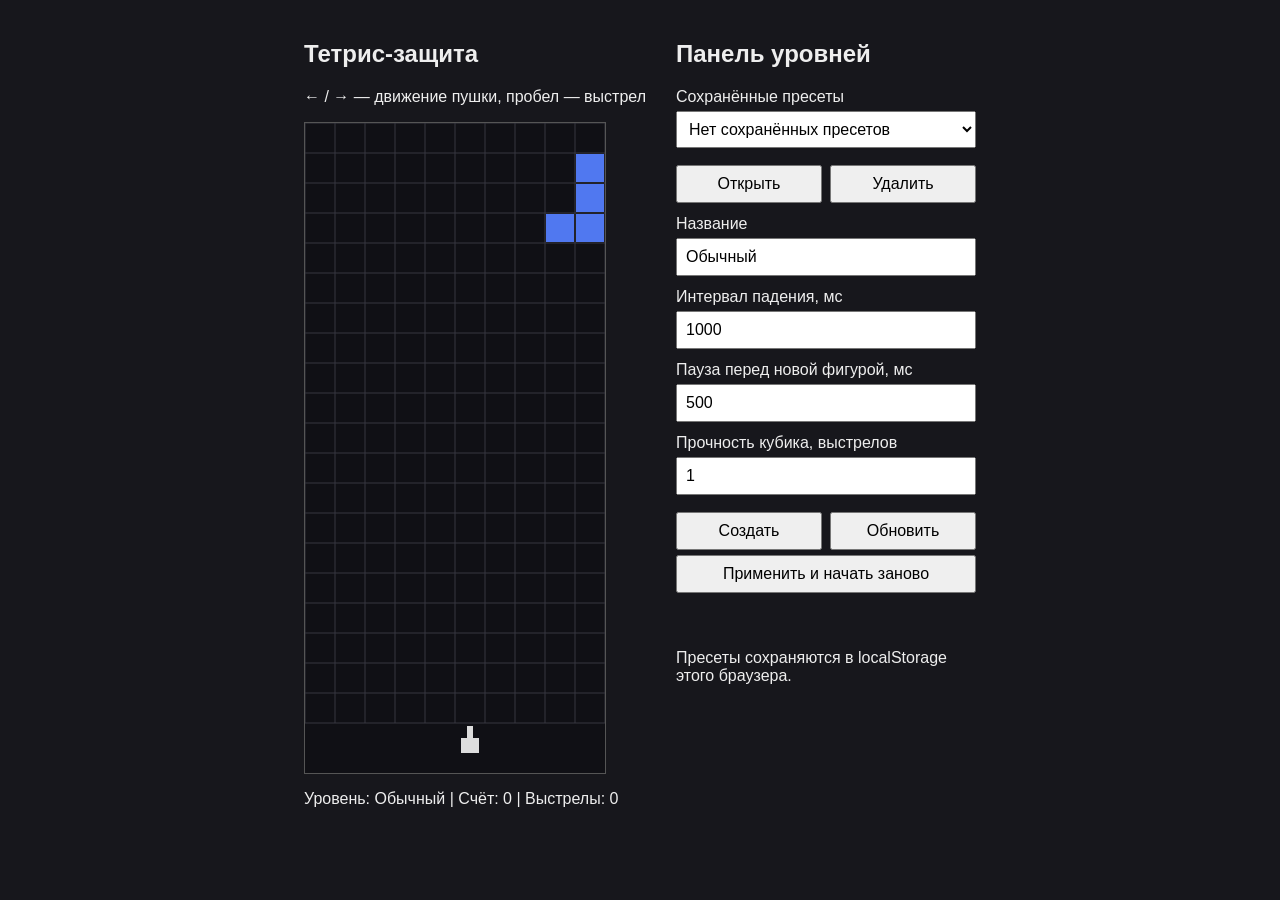
<file: js_crud_block_defense/index.html>
<!DOCTYPE html>
<html lang="ru">
<head>
    <meta charset="UTF-8">
    <meta name="viewport" content="width=device-width, initial-scale=1.0">
    <title>Тетрис-защита</title>
    <link rel="stylesheet" href="style.css">
</head>
<body>
    <div class="layout">
        <section>
            <h1>Тетрис-защита</h1>
            <p>← / → — движение пушки, пробел — выстрел</p>
            <canvas
                id="game"
                width="300"
                height="650"
                aria-label="Игровое поле"
            ></canvas>
            <p id="status"></p>
        </section>
        <section class="panel">
            <h2>Панель уровней</h2>
            <label for="preset-list">Сохранённые пресеты</label>
            <select id="preset-list"></select>
            <div class="buttons">
                <button id="load-btn" type="button">Открыть</button>
                <button id="delete-btn" type="button">Удалить</button>
            </div>
            <form id="preset-form">
                <label for="name">Название</label>
                <input id="name" maxlength="50" required>
                <label for="drop">
                    Интервал падения, мс
                </label>
                <input
                    id="drop"
                    type="number"
                    min="100"
                    max="10000"
                    step="1"
                    required
                >
                <label for="spawn">
                    Пауза перед новой фигурой, мс
                </label>
                <input
                    id="spawn"
                    type="number"
                    min="0"
                    max="10000"
                    step="1"
                    required
                >
                <label for="durability">
                    Прочность кубика, выстрелов
                </label>
                <input
                    id="durability"
                    type="number"
                    min="1"
                    max="20"
                    step="1"
                    required
                >
                <div class="buttons">
                    <button type="submit">Создать</button>
                    <button id="update-btn" type="button">Обновить</button>
                </div>
            </form>
            <button id="apply-btn" type="button">
                Применить и начать заново
            </button>
            <p id="panel-message" class="message" aria-live="polite"></p>
            <p>
                Пресеты сохраняются в localStorage этого браузера.
            </p>
        </section>
    </div>
    <script type="module" src="./game.js"></script>
</body>
</html>
</file>
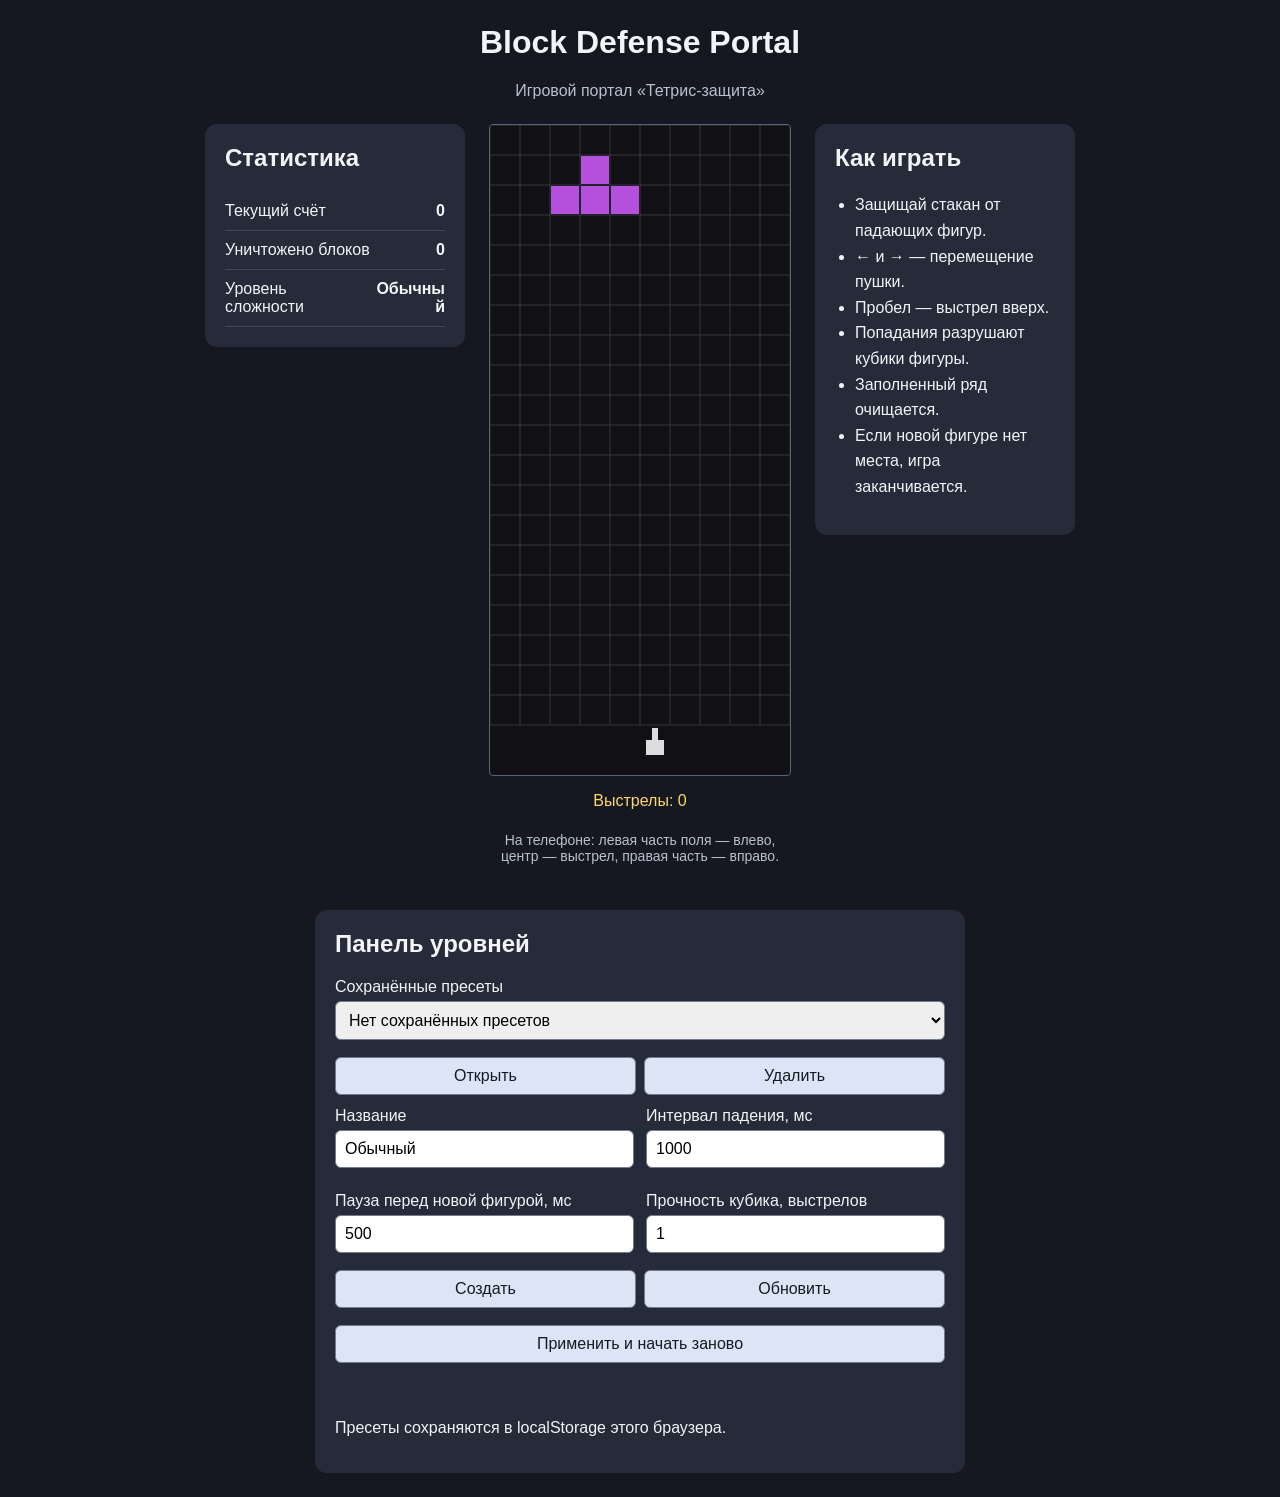
<file: js_site_block_defense/index.html>
<!DOCTYPE html>
<html lang="ru">
<head>
    <meta charset="UTF-8">
    <meta name="viewport" content="width=device-width, initial-scale=1.0">
    <title>Block Defense Portal</title>
    <link rel="stylesheet" href="style.css">
</head>
<body>
    <header class="page-header">
        <h1>Block Defense Portal</h1>
        <p>Игровой портал «Тетрис-защита»</p>
    </header>
    <main>
        <div class="game-layout">
            <aside class="side-panel stats-panel">
                <h2>Статистика</h2>
                <div class="stat-row">
                    <span>Текущий счёт</span>
                    <strong id="score-value">0</strong>
                </div>
                <div class="stat-row">
                    <span>Уничтожено блоков</span>
                    <strong id="destroyed-value">0</strong>
                </div>
                <div class="stat-row">
                    <span>Уровень сложности</span>
                    <strong id="difficulty-value">Обычный</strong>
                </div>
            </aside>
            <section class="game-panel" aria-label="Игра">
                <canvas
                    id="game"
                    width="300"
                    height="650"
                    aria-label="Игровое поле Тетрис-защита"
                ></canvas>
                <p id="status" aria-live="polite"></p>
                <p class="touch-hint">
                    На телефоне: левая часть поля — влево,
                    центр — выстрел, правая часть — вправо.
                </p>
            </section>
            <aside class="side-panel instructions-panel">
                <h2>Как играть</h2>
                <ul class="instruction-list">
                    <li>Защищай стакан от падающих фигур.</li>
                    <li>← и → — перемещение пушки.</li>
                    <li>Пробел — выстрел вверх.</li>
                    <li>Попадания разрушают кубики фигуры.</li>
                    <li>Заполненный ряд очищается.</li>
                    <li>Если новой фигуре нет места, игра заканчивается.</li>
                </ul>
            </aside>
        </div>
        <section class="admin-panel">
            <h2>Панель уровней</h2>
            <label for="preset-list">Сохранённые пресеты</label>
            <select id="preset-list"></select>
            <div class="controls">
                <button id="load-btn" type="button">Открыть</button>
                <button id="delete-btn" type="button">Удалить</button>
            </div>
            <form id="preset-form">
                <div class="form-grid">
                    <div class="form-field">
                        <label for="name">Название</label>
                        <input id="name" maxlength="50" required>
                    </div>
                    <div class="form-field">
                        <label for="drop">Интервал падения, мс</label>
                        <input
                            id="drop"
                            type="number"
                            min="100"
                            max="10000"
                            step="1"
                            required
                        >
                    </div>
                    <div class="form-field">
                        <label for="spawn">Пауза перед новой фигурой, мс</label>
                        <input
                            id="spawn"
                            type="number"
                            min="0"
                            max="10000"
                            step="1"
                            required
                        >
                    </div>
                    <div class="form-field">
                        <label for="durability">Прочность кубика, выстрелов</label>
                        <input
                            id="durability"
                            type="number"
                            min="1"
                            max="20"
                            step="1"
                            required
                        >
                    </div>
                </div>
                <div class="controls">
                    <button type="submit">Создать</button>
                    <button id="update-btn" type="button">Обновить</button>
                </div>
            </form>
            <div class="controls">
                <button id="apply-btn" type="button">
                    Применить и начать заново
                </button>
            </div>
            <p id="panel-message" class="message" aria-live="polite"></p>
            <p>Пресеты сохраняются в localStorage этого браузера.</p>
        </section>
    </main>
    <script type="module" src="./game.js"></script>
</body>
</html>
</file>
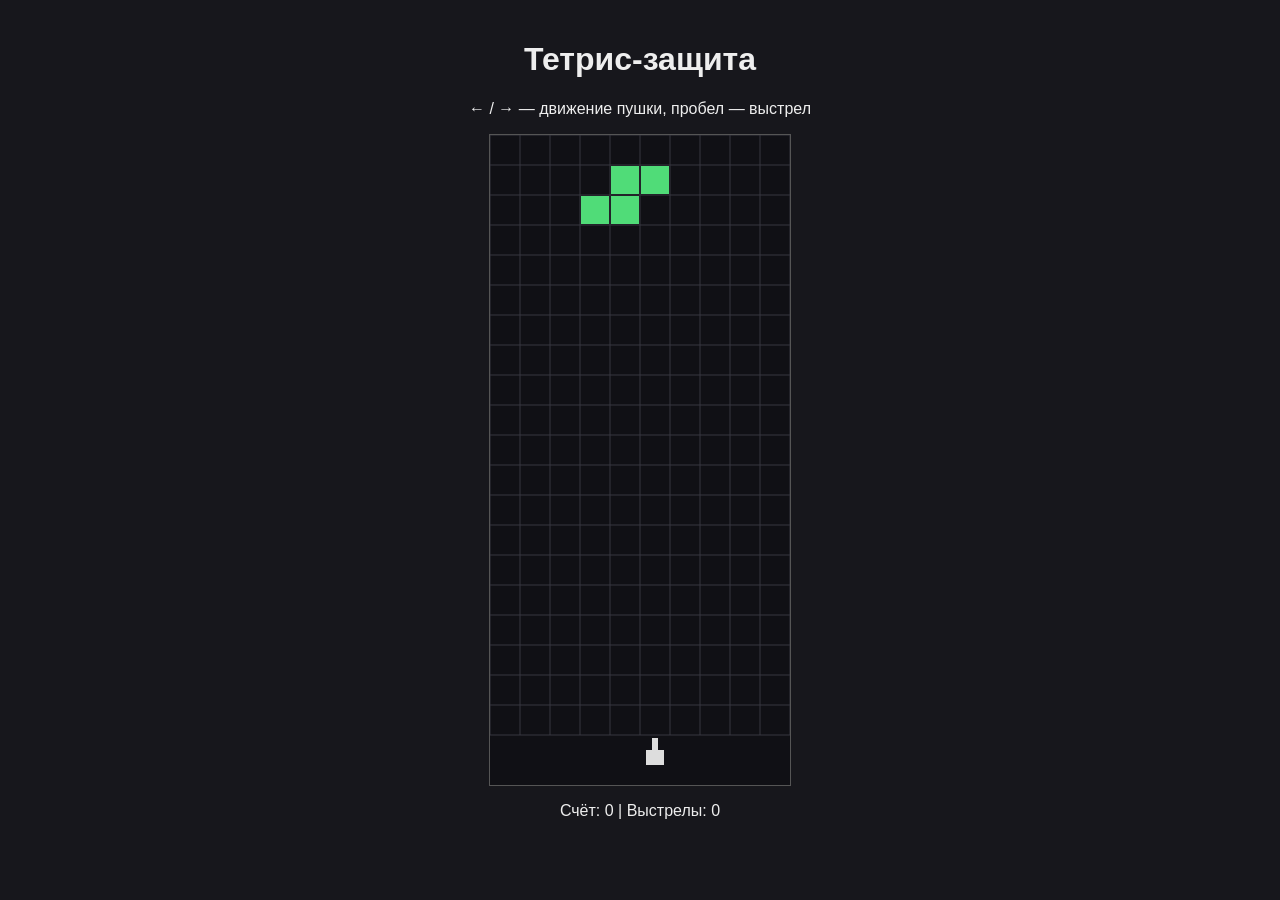
<file: js_widget_block_defense/index.html>
<!DOCTYPE html>
<html lang="ru">
<head>
    <meta charset="UTF-8">
    <meta name="viewport" content="width=device-width, initial-scale=1.0">
    <title>Тетрис-защита</title>
    <link rel="stylesheet" href="style.css">
</head>
<body>
    <h1>Тетрис-защита</h1>
    <p>← / → — движение пушки, пробел — выстрел</p>
    <canvas
        id="game"
        width="300"
        height="650"
        aria-label="Игровое поле Тетрис-защита"
    ></canvas>
    <p id="status">Игра началась</p>
    <script type="module" src="./game.js"></script>
</body>
</html>
</file>
<file: js_crud_block_defense/style.css>
body {
    margin: 0;
    padding: 20px;
    background: #17171c;
    color: #eee;
    font-family: Arial, sans-serif;
}
.layout {
    display: flex;
    flex-wrap: wrap;
    justify-content: center;
    align-items: flex-start;
    gap: 30px;
}
canvas {
    display: block;
    background: #101015;
    border: 1px solid #555;
}
.panel {
    width: 300px;
}
label {
    display: block;
    margin-top: 12px;
}
input, select, button {
    box-sizing: border-box;
    width: 100%;
    padding: 8px;
    margin-top: 5px;
    font: inherit;
}
button {
    cursor: pointer;
}
.buttons {
    display: grid;
    grid-template-columns: 1fr 1fr;
    gap: 8px;
    margin-top: 12px;
}
.message {
    min-height: 1.5em;
    color: #ffd66b;
}
</file>
<file: js_site_block_defense/style.css>
* {
    box-sizing: border-box;
}
body {
    margin: 0;
    padding: 24px 16px;
    background: #151821;
    color: #f2f4f8;
    font-family: Arial, sans-serif;
}
h1, h2 {
    margin-top: 0;
}
.page-header {
    text-align: center;
    margin-bottom: 24px;
}
.page-header p {
    color: #b8c0cf;
}
.game-layout {
    display: flex;
    justify-content: center;
    align-items: flex-start;
    gap: 24px;
    max-width: 1100px;
    margin: 0 auto;
}
.side-panel {
    flex: 1 1 220px;
    max-width: 260px;
    padding: 20px;
    background: #252b38;
    border-radius: 12px;
}
.game-panel {
    flex: 0 1 302px;
    min-width: 0;
    text-align: center;
}
canvas {
    display: block;
    width: 100%;
    height: auto;
    background: #101015;
    border: 1px solid #5b6474;
    border-radius: 4px;
    touch-action: none;
}
.stat-row {
    display: flex;
    justify-content: space-between;
    align-items: baseline;
    gap: 12px;
    padding: 10px 0;
    border-bottom: 1px solid #414959;
}
.stat-row strong {
    text-align: right;
    overflow-wrap: anywhere;
}
.instruction-list {
    padding-left: 20px;
    line-height: 1.6;
}
.touch-hint {
    color: #b8c0cf;
    font-size: 14px;
}
#status {
    min-height: 1.5em;
    color: #ffd66b;
}
.admin-panel {
    max-width: 650px;
    margin: 32px auto 0;
    padding: 20px;
    background: #252b38;
    border-radius: 12px;
}
.form-grid {
    display: flex;
    flex-wrap: wrap;
    gap: 12px;
}
.form-field {
    flex: 1 1 250px;
    min-width: 0;
}
label {
    display: block;
    margin-top: 12px;
}
input,
select,
button {
    width: 100%;
    margin-top: 5px;
    padding: 9px;
    border: 1px solid #737c8d;
    border-radius: 6px;
    font: inherit;
}
button {
    cursor: pointer;
    background: #dbe5f5;
    color: #171a22;
}
button:hover {
    background: #ffffff;
}
.controls {
    display: flex;
    flex-wrap: wrap;
    gap: 8px;
    margin-top: 12px;
}
.controls button {
    flex: 1 1 150px;
    width: auto;
}
.message {
    min-height: 1.5em;
    color: #ffd66b;
}
@media (max-width: 760px) {
    .game-layout {
        flex-direction: column;
        align-items: center;
    }
    .side-panel,
    .game-panel {
        width: 100%;
        max-width: 400px;
        flex: none;
    }
    .game-panel {
        order: 1;
    }
    .stats-panel {
        order: 2;
    }
    .instructions-panel {
        order: 3;
    }
}
</file>
<file: js_widget_block_defense/style.css>
body {
    margin: 0;
    padding: 20px;
    background: #17171c;
    color: #eeeeee;
    font-family: Arial, sans-serif;
    text-align: center;
}
canvas {
    display: block;
    margin: 0 auto;
    background: #101015;
    border: 1px solid #555;
}
</file>
